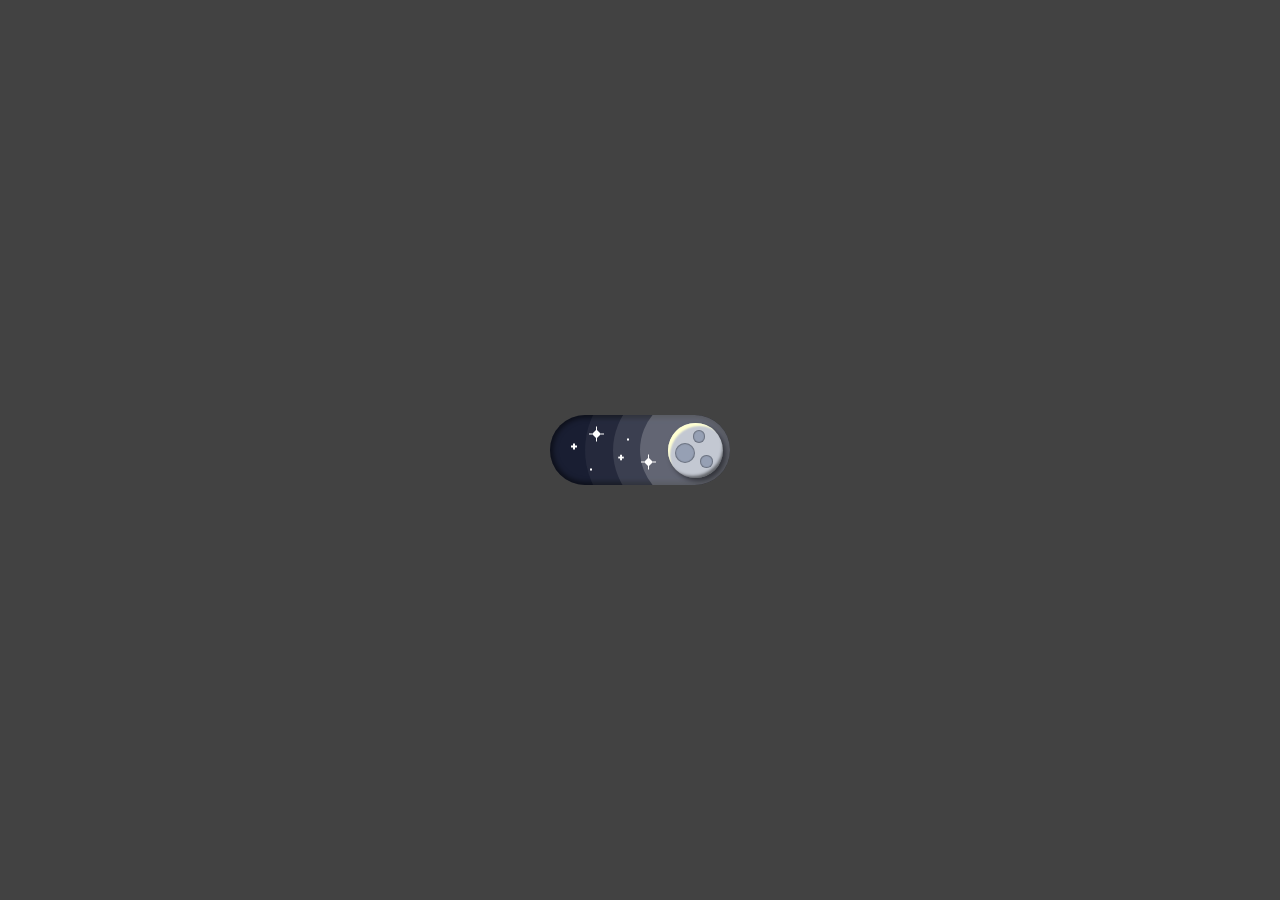
<file: static/Switch/index.html>
<!DOCTYPE html>
<html>
  <head>
    <meta charset="utf-8" />
    <meta name="viewport" content="width=device-width, initial-scale=1.0">
    <title>白天黑夜切换按钮</title>
	<style>
		body{
			transition: 0.5s;
		}
	</style>
  </head>
  <body>
    <theme-button value="dark" id="btn" size="3"></theme-button>
    <script>
      document.body.style.backgroundColor = "#424242";
      btn.addEventListener("change", e => {
        if (e.detail === 'dark') {
          document.body.style.backgroundColor = "#424242";
        }
        else {
          document.body.style.backgroundColor = "aliceblue";
        }
      });
    </script>
    <script src="js/script.js"></script>
  </body>
</html>
</file>
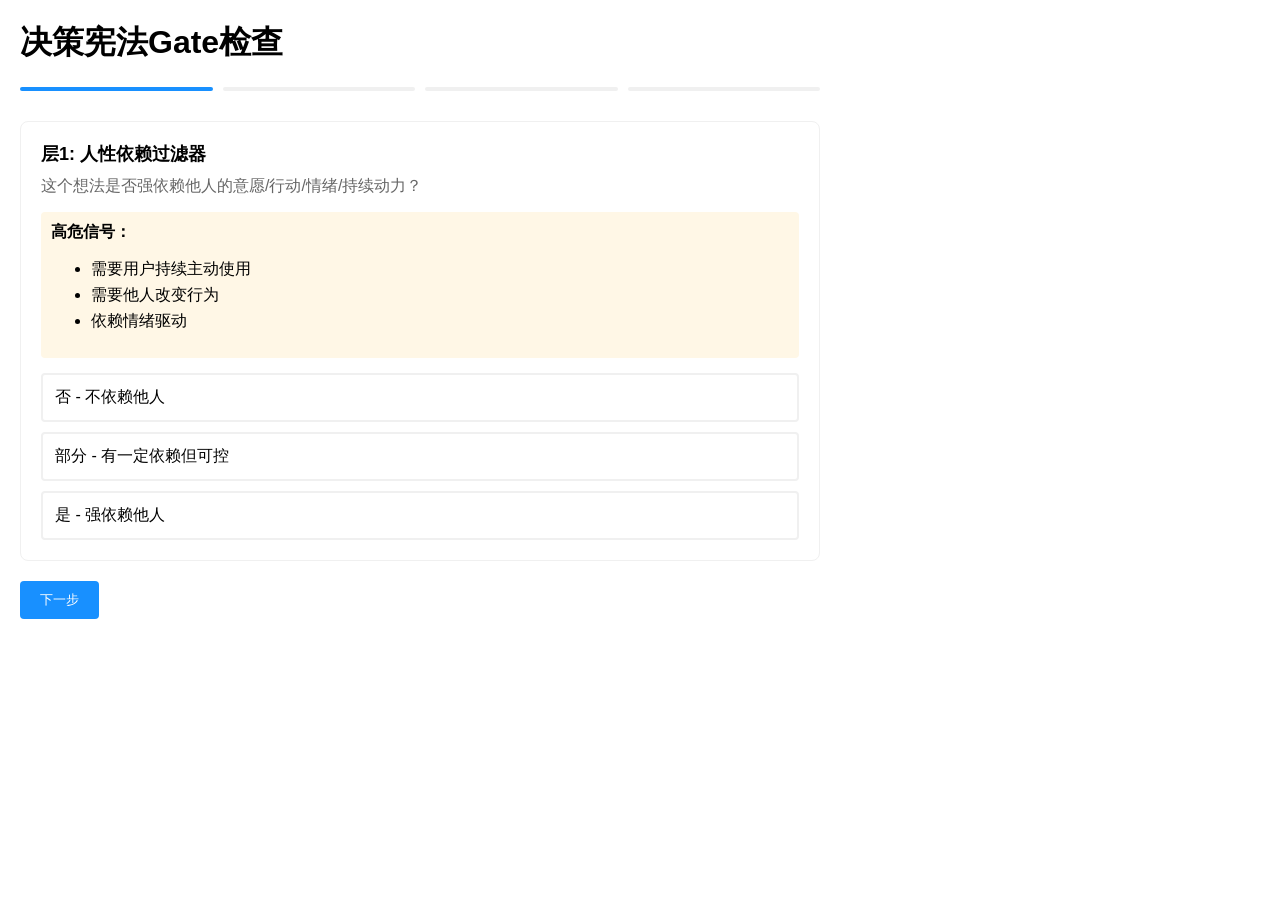
<file: thinking/templates/gate.html>
<!DOCTYPE html>
<html lang="zh-CN">
<head>
    <meta charset="UTF-8">
    <meta name="viewport" content="width=device-width, initial-scale=1.0">
    <title>Gate检查 - SmartFish</title>
    <style>
        body { font-family: -apple-system, "Noto Sans SC", sans-serif; margin: 20px; max-width: 800px; }
        .progress { display: flex; gap: 10px; margin-bottom: 30px; }
        .progress-step { flex: 1; height: 4px; background: #f0f0f0; border-radius: 2px; }
        .progress-step.active { background: #1890ff; }
        .layer { border: 1px solid #f0f0f0; border-radius: 8px; padding: 20px; margin-bottom: 20px; }
        .layer-title { font-size: 18px; font-weight: 600; margin-bottom: 10px; }
        .layer-desc { color: #666; margin-bottom: 15px; }
        .signals { background: #fff7e6; padding: 10px; border-radius: 4px; margin-bottom: 15px; }
        .signals li { margin: 5px 0; }
        .options { display: flex; flex-direction: column; gap: 10px; }
        .option { padding: 12px; border: 2px solid #f0f0f0; border-radius: 4px; cursor: pointer; }
        .option:hover { border-color: #1890ff; }
        .option.selected { border-color: #1890ff; background: #e6f7ff; }
        .btn { padding: 10px 20px; background: #1890ff; color: white; border: none; border-radius: 4px; cursor: pointer; }
        .btn:disabled { background: #d9d9d9; cursor: not-allowed; }
        .result { padding: 20px; border-radius: 8px; margin-top: 20px; }
        .result.pass { background: #f6ffed; border: 1px solid #b7eb8f; }
        .result.fail { background: #fff1f0; border: 1px solid #ffa39e; }
        .warning { background: #fffbe6; padding: 10px; border-radius: 4px; margin: 10px 0; }
    </style>
</head>
<body>
    <h1>决策宪法Gate检查</h1>
    
    <div class="progress">
        <div class="progress-step active" id="progress-1"></div>
        <div class="progress-step" id="progress-2"></div>
        <div class="progress-step" id="progress-3"></div>
        <div class="progress-step" id="progress-4"></div>
    </div>
    
    <div id="layers"></div>
    
    <div style="display: flex; gap: 10px;">
        <button class="btn" id="prevBtn" onclick="prevLayer()" style="display:none;">上一步</button>
        <button class="btn" id="nextBtn" onclick="nextLayer()">下一步</button>
        <button class="btn" id="submitBtn" onclick="submitGate()" style="display:none;">提交</button>
    </div>
    
    <div id="result"></div>
    
    <script>
        const entryId = new URLSearchParams(window.location.search).get('entry_id');
        let currentLayer = 0;
        const inputs = ['', '', '', ''];
        
        const layers = [
            {
                title: '层1: 人性依赖过滤器',
                desc: '这个想法是否强依赖他人的意愿/行动/情绪/持续动力？',
                signals: ['需要用户持续主动使用', '需要他人改变行为', '依赖情绪驱动'],
                options: [
                    { value: 'no', label: '否 - 不依赖他人', result: 'pass' },
                    { value: 'partial_dependency', label: '部分 - 有一定依赖但可控', result: 'warning' },
                    { value: 'strong_dependency', label: '是 - 强依赖他人', result: 'fail' }
                ]
            },
            {
                title: '层2: 价值自证过滤器',
                desc: '是否需要反复向用户解释/教育市场才能理解价值？',
                signals: ['需要长篇解释', '用户不理解为什么需要', '市场教育成本高'],
                options: [
                    { value: 'no', label: '否 - 价值自证', result: 'pass' },
                    { value: 'needs_explanation', label: '是 - 需要反复解释', result: 'fail' }
                ]
            },
            {
                title: '层3: 反馈清洁度过滤器',
                desc: '用户反馈是否可量化/可证伪？',
                signals: ['只有主观感受', '无法量化', '不可证伪'],
                options: [
                    { value: 'yes', label: '是 - 反馈可量化', result: 'pass' },
                    { value: 'partially_quantifiable', label: '部分 - 部分依赖主观判断', result: 'warning' },
                    { value: 'not_falsifiable', label: '否 - 不可证伪', result: 'fail' }
                ]
            },
            {
                title: '层4: 角色消耗过滤器',
                desc: '你的角色是"推进事情发生"还是"为判断负责"？',
                signals: ['需要你持续推动', '需要你协调多方', '需要你解决冲突'],
                options: [
                    { value: 'no', label: '为判断负责', result: 'pass' },
                    { value: 'need_push', label: '需要推进事情发生', result: 'warning' }
                ]
            }
        ];
        
        function renderLayer(index) {
            const layer = layers[index];
            document.getElementById('layers').innerHTML = `
                <div class="layer">
                    <div class="layer-title">${layer.title}</div>
                    <div class="layer-desc">${layer.desc}</div>
                    <div class="signals">
                        <strong>高危信号：</strong>
                        <ul>${layer.signals.map(s => `<li>${s}</li>`).join('')}</ul>
                    </div>
                    <div class="options">
                        ${layer.options.map(opt => `
                            <div class="option ${inputs[index] === opt.value ? 'selected' : ''}" 
                                 onclick="selectOption(${index}, '${opt.value}')">
                                ${opt.label}
                            </div>
                        `).join('')}
                    </div>
                </div>
            `;
            
            // 更新进度
            for (let i = 0; i <= 3; i++) {
                document.getElementById(`progress-${i+1}`).classList.toggle('active', i <= index);
            }
            
            // 更新按钮
            document.getElementById('prevBtn').style.display = index > 0 ? 'block' : 'none';
            document.getElementById('nextBtn').style.display = index < 3 ? 'block' : 'none';
            document.getElementById('submitBtn').style.display = index === 3 ? 'block' : 'none';
        }
        
        function selectOption(layer, value) {
            inputs[layer] = value;
            renderLayer(layer);
        }
        
        function nextLayer() {
            if (!inputs[currentLayer]) {
                alert('请选择一个选项');
                return;
            }
            if (currentLayer < 3) {
                currentLayer++;
                renderLayer(currentLayer);
            }
        }
        
        function prevLayer() {
            if (currentLayer > 0) {
                currentLayer--;
                renderLayer(currentLayer);
            }
        }
        
        async function submitGate() {
            if (inputs.some(i => !i)) {
                alert('请完成所有层的选择');
                return;
            }
            
            const res = await fetch(`/thinking/entries/${entryId}/gate`, {
                method: 'POST',
                headers: { 'Content-Type': 'application/json' },
                body: JSON.stringify({ inputs })
            });
            
            const result = await res.json();
            displayResult(result);
        }
        
        function displayResult(result) {
            const isPass = result.decision === 'pass';
            const html = `
                <div class="result ${isPass ? 'pass' : 'fail'}">
                    <h2>${isPass ? '✅ Gate检查通过' : '🚫 Gate检查未通过'}</h2>
                    ${isPass ? '<p>恭喜！你的想法通过了Gate检查。</p>' : 
                              `<p>你的想法在<strong>层${result.fail_level}</strong>被否决了。</p>
                               <p><strong>原因：</strong>${result.fail_reason}</p>`}
                    ${result.warnings && result.warnings.length > 0 ? `
                        <div class="warning">
                            <strong>⚠️ 警告：</strong>
                            ${result.warnings.map(w => `<div>层${w.layer}: ${w.reason}</div>`).join('')}
                        </div>
                    ` : ''}
                    <button class="btn" onclick="location.href='/thinking/entries/${entryId}'">
                        返回条目
                    </button>
                </div>
            `;
            document.getElementById('result').innerHTML = html;
            document.getElementById('layers').style.display = 'none';
            document.getElementById('prevBtn').style.display = 'none';
            document.getElementById('nextBtn').style.display = 'none';
            document.getElementById('submitBtn').style.display = 'none';
        }
        
        renderLayer(0);
    </script>
</body>
</html>
</file>
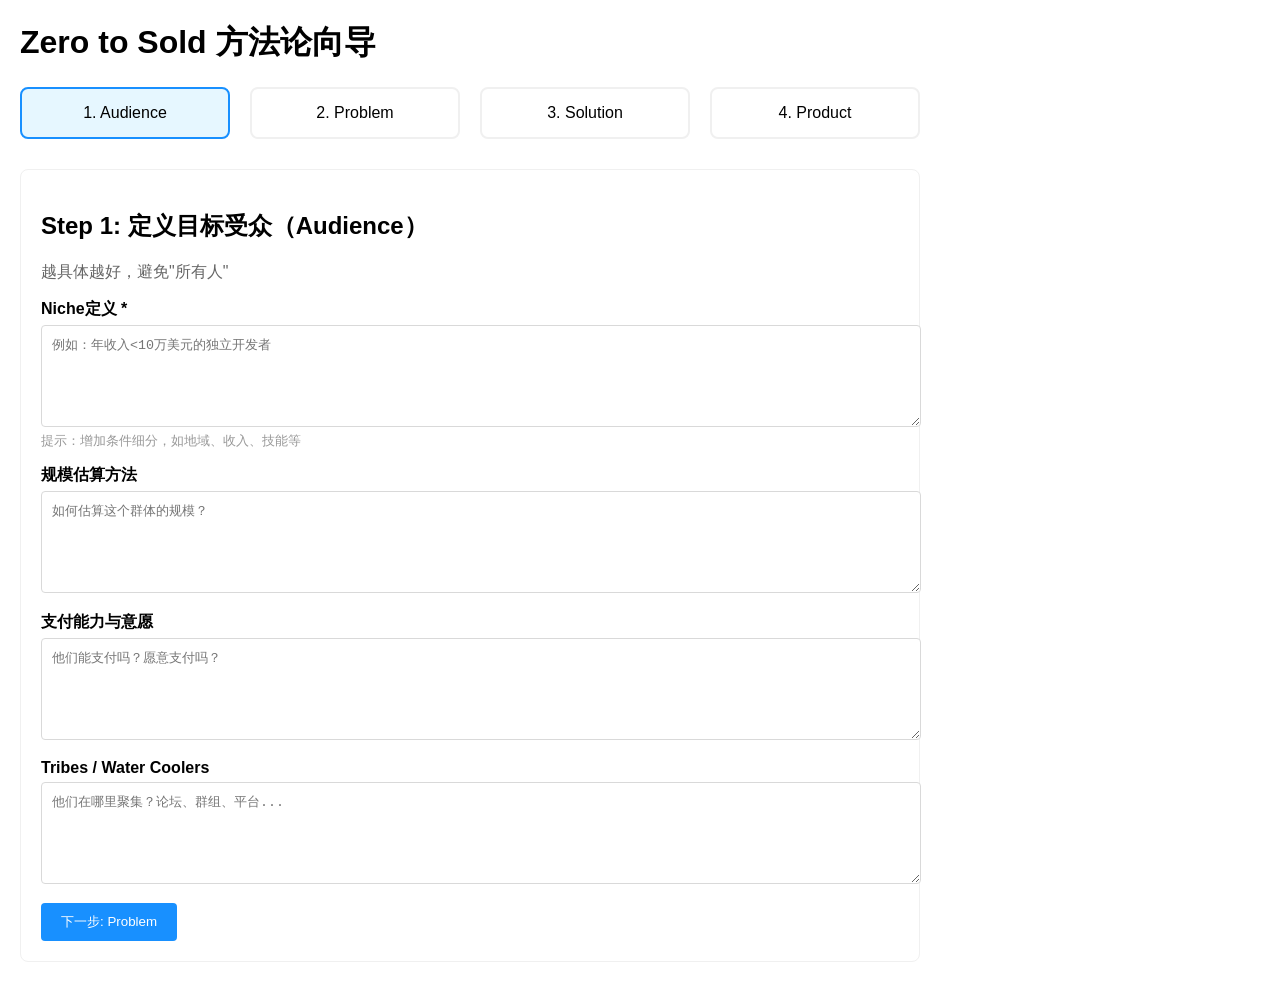
<file: thinking/templates/zero_to_sold.html>
<!DOCTYPE html>
<html lang="zh-CN">
<head>
    <meta charset="UTF-8">
    <meta name="viewport" content="width=device-width, initial-scale=1.0">
    <title>Zero to Sold向导 - SmartFish</title>
    <style>
        body { font-family: -apple-system, "Noto Sans SC", sans-serif; margin: 20px; max-width: 900px; }
        .wizard { display: flex; gap: 20px; margin-bottom: 30px; }
        .wizard-step { flex: 1; padding: 15px; border: 2px solid #f0f0f0; border-radius: 8px; text-align: center; }
        .wizard-step.active { border-color: #1890ff; background: #e6f7ff; }
        .wizard-step.completed { border-color: #52c41a; background: #f6ffed; }
        .section { border: 1px solid #f0f0f0; border-radius: 8px; padding: 20px; margin-bottom: 20px; }
        .form-group { margin-bottom: 15px; }
        label { display: block; margin-bottom: 5px; font-weight: 600; }
        input, textarea { width: 100%; padding: 10px; border: 1px solid #d9d9d9; border-radius: 4px; }
        textarea { min-height: 80px; }
        .slider-group { display: flex; align-items: center; gap: 15px; }
        .slider { flex: 1; }
        .slider-value { min-width: 40px; font-weight: 600; color: #1890ff; }
        .btn { padding: 10px 20px; background: #1890ff; color: white; border: none; border-radius: 4px; cursor: pointer; margin-right: 10px; }
        .btn-secondary { background: #d9d9d9; color: #666; }
        .score-result { background: #e6f7ff; padding: 20px; border-radius: 8px; margin: 20px 0; }
        .score-number { font-size: 48px; font-weight: 600; color: #1890ff; }
    </style>
</head>
<body>
    <h1>Zero to Sold 方法论向导</h1>
    
    <div class="wizard">
        <div class="wizard-step active" id="step-audience">1. Audience</div>
        <div class="wizard-step" id="step-problem">2. Problem</div>
        <div class="wizard-step" id="step-solution">3. Solution</div>
        <div class="wizard-step" id="step-product">4. Product</div>
    </div>
    
    <div id="content"></div>
    
    <script>
        const entryId = new URLSearchParams(window.location.search).get('entry_id');
        let currentStep = 1;
        let data = {};
        
        const steps = {
            1: renderAudienceStep,
            2: renderProblemStep,
            3: renderSolutionStep,
            4: renderProductStep
        };
        
        function renderAudienceStep() {
            return `
                <div class="section">
                    <h2>Step 1: 定义目标受众（Audience）</h2>
                    <p style="color: #666;">越具体越好，避免"所有人"</p>
                    
                    <div class="form-group">
                        <label>Niche定义 *</label>
                        <textarea id="audience" placeholder="例如：年收入<10万美元的独立开发者"></textarea>
                        <small style="color: #999;">提示：增加条件细分，如地域、收入、技能等</small>
                    </div>
                    
                    <div class="form-group">
                        <label>规模估算方法</label>
                        <textarea id="size_estimate" placeholder="如何估算这个群体的规模？"></textarea>
                    </div>
                    
                    <div class="form-group">
                        <label>支付能力与意愿</label>
                        <textarea id="payability" placeholder="他们能支付吗？愿意支付吗？"></textarea>
                    </div>
                    
                    <div class="form-group">
                        <label>Tribes / Water Coolers</label>
                        <textarea id="tribes" placeholder="他们在哪里聚集？论坛、群组、平台..."></textarea>
                    </div>
                    
                    <button class="btn" onclick="nextStep()">下一步: Problem</button>
                </div>
            `;
        }
        
        function renderProblemStep() {
            return `
                <div class="section">
                    <h2>Step 2: 定义核心问题（Problem）</h2>
                    
                    <div class="form-group">
                        <label>问题陈述 *</label>
                        <textarea id="problem" placeholder="要解决什么问题？"></textarea>
                    </div>
                    
                    <div class="form-group">
                        <label>问题强度评分（Eisenhower框架）</label>
                        
                        <div class="slider-group">
                            <label style="min-width: 80px;">重要性:</label>
                            <input type="range" class="slider" id="importance" min="1" max="5" value="3" 
                                   oninput="updateScore()">
                            <span class="slider-value" id="importance-value">3</span>
                        </div>
                        
                        <div class="slider-group">
                            <label style="min-width: 80px;">紧迫性:</label>
                            <input type="range" class="slider" id="urgency" min="1" max="5" value="3"
                                   oninput="updateScore()">
                            <span class="slider-value" id="urgency-value">3</span>
                        </div>
                        
                        <div class="score-result" id="score-result" style="display:none;">
                            <div class="score-number" id="score-number">9</div>
                            <div id="score-priority"></div>
                            <div id="score-action"></div>
                        </div>
                    </div>
                    
                    <button class="btn" onclick="scoreAndNext()">评分并继续</button>
                    <button class="btn btn-secondary" onclick="prevStep()">上一步</button>
                </div>
            `;
        }
        
        function renderSolutionStep() {
            return `
                <div class="section">
                    <h2>Step 3: 讨论解决方案（Solution）</h2>
                    
                    <div class="form-group">
                        <label>假设 *</label>
                        <textarea id="hypothesis" placeholder="可证伪的假设：如果做X，那么Y会发生"></textarea>
                    </div>
                    
                    <div class="form-group">
                        <label>差异化</label>
                        <textarea id="differentiation" placeholder="与现有解决方案有什么不同？"></textarea>
                    </div>
                    
                    <div class="form-group">
                        <label>关键假设</label>
                        <textarea id="key_assumptions" placeholder="这个方案依赖哪些假设？"></textarea>
                    </div>
                    
                    <button class="btn" onclick="nextStep()">下一步: Product</button>
                    <button class="btn btn-secondary" onclick="prevStep()">上一步</button>
                </div>
            `;
        }
        
        function renderProductStep() {
            return `
                <div class="section">
                    <h2>Step 4: 进入产品实现（Product）</h2>
                    
                    <p>基于前面的Audience、Problem、Solution分析，现在可以生成实现工件。</p>
                    
                    <div style="background: #f0f0f0; padding: 15px; border-radius: 8px; margin: 20px 0;">
                        <h3>可生成的工件：</h3>
                        <ul>
                            <li>✅ 访谈脚本（Interview Guide）</li>
                            <li>✅ 市场研究报告（Market Research）</li>
                            <li>✅ 市场转向复核（Market Review）</li>
                        </ul>
                    </div>
                    
                    <button class="btn" onclick="generateInterviewGuide()">生成访谈脚本</button>
                    <button class="btn" onclick="generateMarketResearch()">生成市场研究</button>
                    <button class="btn" onclick="generateMarketReview()">生成市场复核</button>
                    <button class="btn btn-secondary" onclick="prevStep()">上一步</button>
                </div>
            `;
        }
        
        function renderStep() {
            document.getElementById('content').innerHTML = steps[currentStep]();
            updateWizard();
        }
        
        function updateWizard() {
            ['audience', 'problem', 'solution', 'product'].forEach((step, i) => {
                const el = document.getElementById(`step-${step}`);
                el.classList.remove('active', 'completed');
                if (i + 1 === currentStep) el.classList.add('active');
                if (i + 1 < currentStep) el.classList.add('completed');
            });
        }
        
        function nextStep() {
            if (currentStep < 4) {
                saveCurrentStep();
                currentStep++;
                renderStep();
            }
        }
        
        function prevStep() {
            if (currentStep > 1) {
                currentStep--;
                renderStep();
            }
        }
        
        function saveCurrentStep() {
            // 保存当前步骤的数据
            if (currentStep === 1) {
                data.audience = document.getElementById('audience').value;
                data.size_estimate = document.getElementById('size_estimate').value;
                data.payability = document.getElementById('payability').value;
                data.tribes = document.getElementById('tribes').value;
            }
        }
        
        function updateScore() {
            const importance = document.getElementById('importance').value;
            const urgency = document.getElementById('urgency').value;
            
            document.getElementById('importance-value').textContent = importance;
            document.getElementById('urgency-value').textContent = urgency;
            
            const score = importance * urgency;
            document.getElementById('score-number').textContent = score;
            
            let priority, action;
            if (score >= 20) {
                priority = '重要且紧急';
                action = '✅ 优先处理';
            } else if (score >= 15) {
                priority = '重要不紧急';
                action = '📅 计划处理';
            } else if (score >= 10) {
                priority = '紧急不重要';
                action = '⚡ 委托或快速处理';
            } else {
                priority = '不重要不紧急';
                action = '❌ 考虑放弃';
            }
            
            document.getElementById('score-priority').textContent = '优先级: ' + priority;
            document.getElementById('score-action').textContent = '建议: ' + action;
            document.getElementById('score-result').style.display = 'block';
        }
        
        async function scoreAndNext() {
            const importance = document.getElementById('importance').value;
            const urgency = document.getElementById('urgency').value;
            
            await fetch(`/thinking/entries/${entryId}/problem-score`, {
                method: 'POST',
                headers: { 'Content-Type': 'application/json' },
                body: JSON.stringify({ importance: parseInt(importance), urgency: parseInt(urgency) })
            });
            
            nextStep();
        }
        
        async function generateInterviewGuide() {
            const res = await fetch(`/thinking/entries/${entryId}/interview-guide`, {
                method: 'POST'
            });
            
            if (res.ok) {
                const result = await res.json();
                alert('访谈脚本已生成！\n' + result.filepath);
            }
        }
        
        async function generateMarketResearch() {
            const res = await fetch(`/thinking/entries/${entryId}/market-research`, {
                method: 'POST',
                headers: { 'Content-Type': 'application/json' },
                body: JSON.stringify({ research_data: data })
            });
            
            if (res.ok) {
                const result = await res.json();
                alert('市场研究报告已生成！\n' + result.filepath);
            }
        }
        
        async function generateMarketReview() {
            const res = await fetch(`/thinking/entries/${entryId}/market-review`, {
                method: 'POST',
                headers: { 'Content-Type': 'application/json' },
                body: JSON.stringify({ review_data: {} })
            });
            
            if (res.ok) {
                const result = await res.json();
                alert('市场复核已生成！\n' + result.filepath);
            }
        }
        
        renderStep();
    </script>
</body>
</html>
</file>
